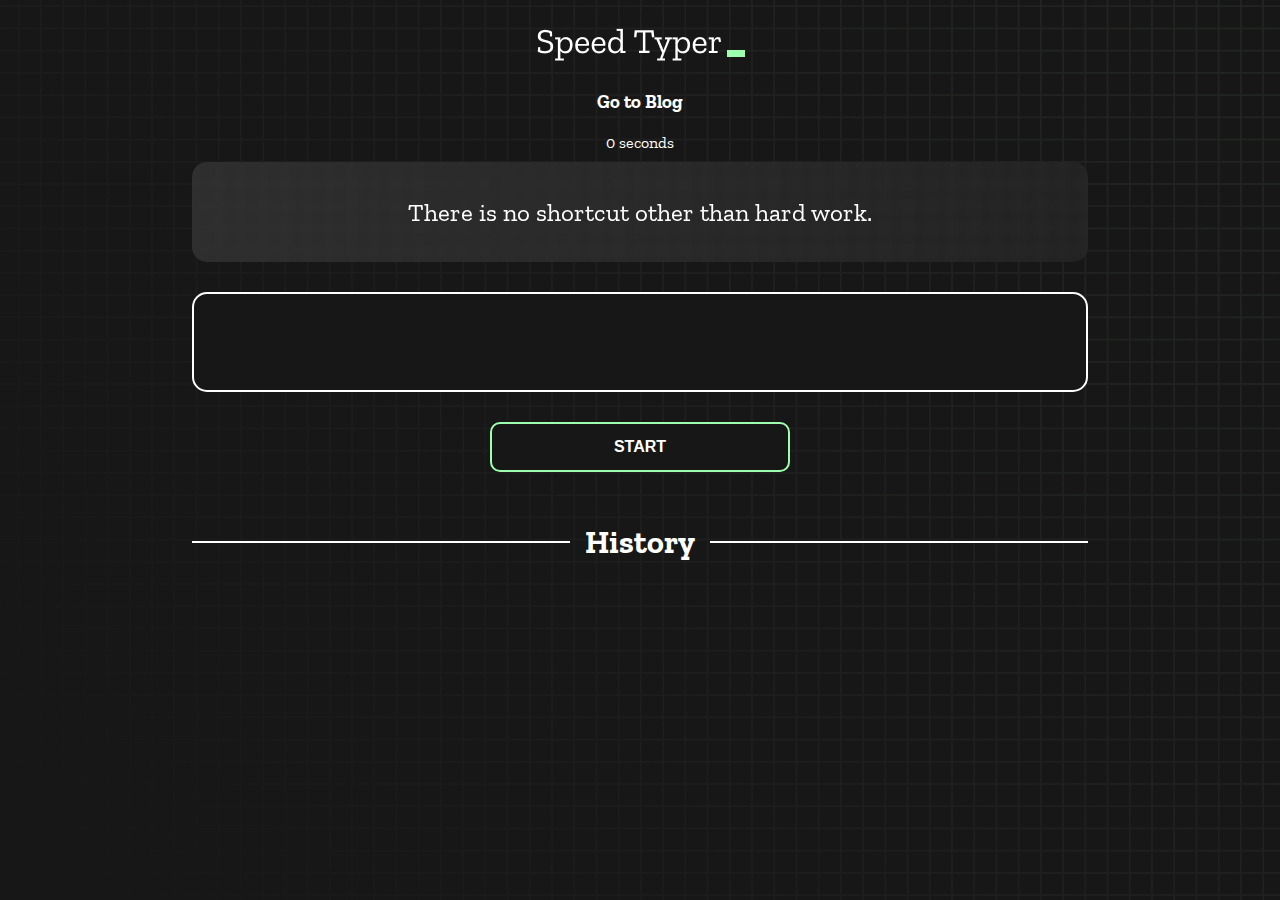
<file: index.html>
<!DOCTYPE html>
<html lang="en">

<head>
  <meta charset="UTF-8" />
  <meta http-equiv="X-UA-Compatible" content="IE=edge" />
  <meta name="viewport" content="width=device-width, initial-scale=1.0" />
  <title>Speed Monster</title>
  <link rel="stylesheet" href="styles.css" />
  <link rel="preconnect" href="https://fonts.googleapis.com" />
  <link rel="preconnect" href="https://fonts.gstatic.com" crossorigin />
  <link href="https://fonts.googleapis.com/css2?family=Zilla+Slab:wght@300;400;500&display=swap" rel="stylesheet" />
</head>

<body>
  <h1 class="title"><img src="./logo.png" /></h1>
  <h3 class="second-title"><a href="blog.html">Go to Blog</a></h3>
  <div id="show-time">0 seconds</div>

  <div class="box-container">
    <div id="question"></div>

    <div id="display" class="inactive"></div>

    <div class="buttons">
      <button id="start">START</button>
    </div>

    <div class="divider-container">
      <div class="line"></div>
      <h1 class="title2">History</h1>
      <div class="line"></div>
    </div>
    <div id="histories"></div>
  </div>

  <div id="countdown"></div>
  <div id="modal-background" class="hidden"></div>
  <div id="result" class="hidden"></div>

  <script src="./history.js"></script>
  <script src="./script.js"></script>
</body>

</html>
</file>
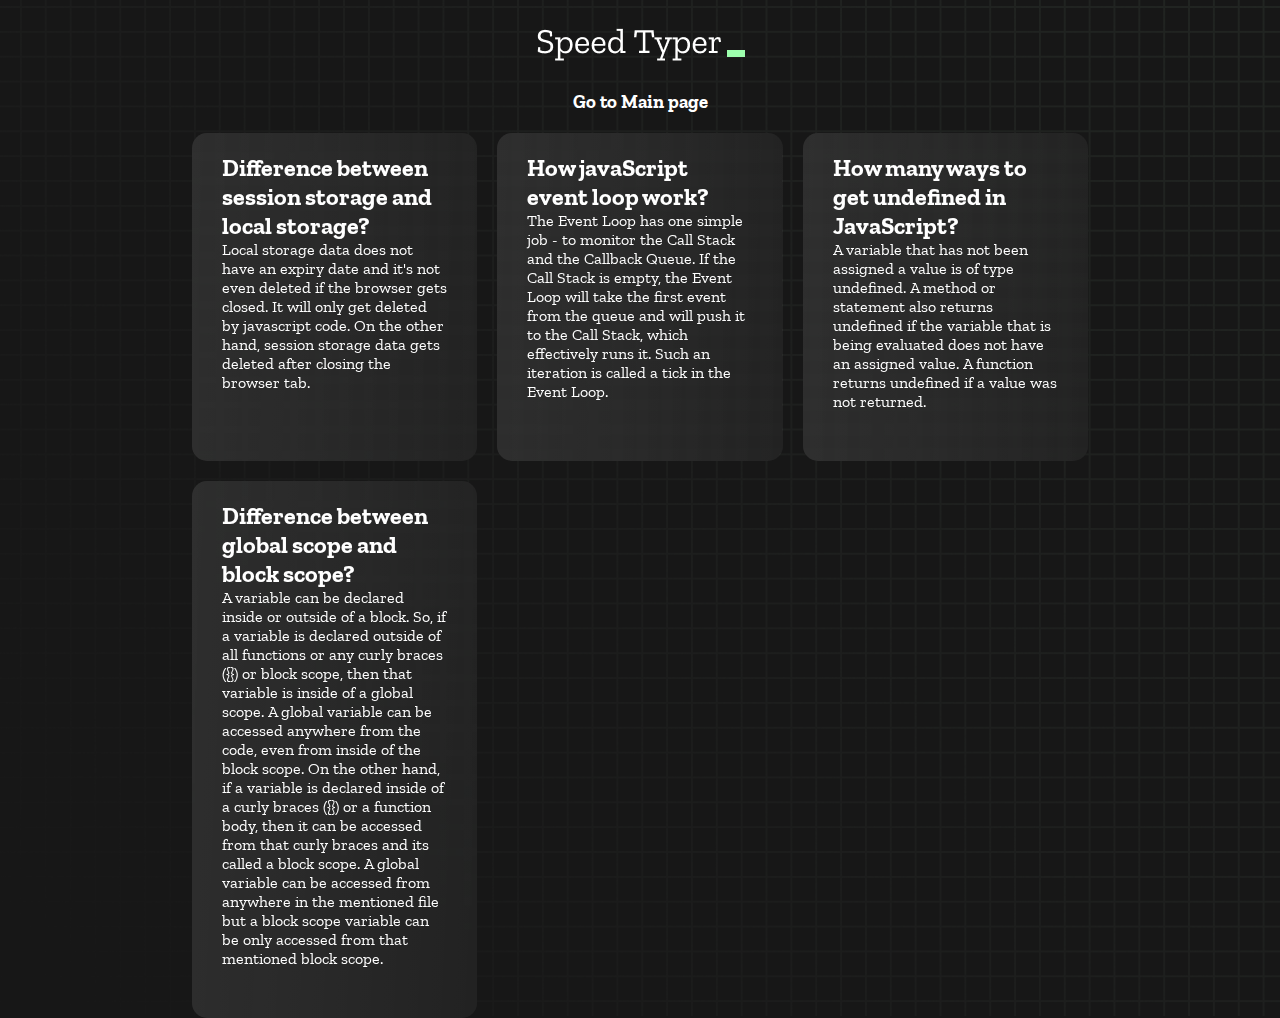
<file: blog.html>
<!DOCTYPE html>
<html lang="en">

<head>
    <meta charset="UTF-8" />
    <meta http-equiv="X-UA-Compatible" content="IE=edge" />
    <meta name="viewport" content="width=device-width, initial-scale=1.0" />
    <title>Blog - Speed Monster</title>
    <link rel="stylesheet" href="styles.css" />
    <link rel="preconnect" href="https://fonts.googleapis.com" />
    <link rel="preconnect" href="https://fonts.gstatic.com" crossorigin />
    <link href="https://fonts.googleapis.com/css2?family=Zilla+Slab:wght@300;400;500&display=swap" rel="stylesheet" />
</head>

<body>
    <h1 class="title"><img src="./logo.png" /></h1>
    <h3 class="second-title"><a href="index.html">Go to Main page</a></h3>

    <div class="box-container">
        <div id="blogs"></div>
    </div>

    <script src="./blog.js"></script>
</body>

</html>
</file>
<file: styles.css>
* {
  padding: 0;
  margin: 0;
  box-sizing: border-box;
}

body {
  background-image: url("./bg.png");
  background-size: cover;
  background-position: left top;
  font-family: "Zilla Slab", serif;
}

.box-container {
  width: 70%;
  margin: 0 auto;
}

#question {
  height: 100px;
  display: flex;
  align-items: center;
  justify-content: center;
  color: white;
  font-size: 25px;
  border-radius: 15px;
  background: rgb(255, 255, 255);
  background: linear-gradient(92.49deg,
      rgba(255, 255, 255, 0.1) 0.18%,
      rgba(255, 255, 255, 0.05) 99.85%);
  backdrop-filter: blur(5px);
  margin-bottom: 30px;
}

#display {
  height: 100px;
  display: flex;
  flex-wrap: wrap;
  align-items: center;
  padding-left: 5rem;
  color: white;
  font-size: 32px;
  background-color: #171717;
  border: 2px solid #9dffad;
  border-radius: 15px;
}

#countdown {
  position: fixed;
  height: 100vh;
  width: 100vw;
  background-color: rgba(0, 0, 0, 0.8);
  top: 0;
  left: 0;
  display: flex;
  align-items: center;
  justify-content: center;
  font-size: 3rem;
  color: white;
  display: none;
}

#result {
  position: absolute;
  top: 50%;
  left: 50%;
  transform: translate(-50%, -50%);
  height: 250px;
  width: 400px;
  background-color: #171717;
  border-radius: 15px;
  border: 2px solid #9dffad;
  color: white;
  text-align: center;
  padding: 2rem;
}

#show-time {
  text-align: center;
  color: white;
  margin: 10px 0;
}

.green {
  color: #9dffad;
}

.red {
  color: #eb6565;
}

.bold {
  font-weight: 700;
}

.inactive {
  border: 2px solid white !important;
}

.hidden {
  display: none;
}

.title {
  text-align: center;
  color: white;
  margin: 20px 0;
}

.second-title {
  text-align: center;
  margin: 20px 0;
}

.second-title a {
  color: white;
  text-decoration: none;
}

.divider-container {
  height: 80px;
  display: flex;
  justify-content: center;
  align-items: center;
  gap: 15px;
  margin: 0 auto;
}

.line {
  height: 2px;
  background: white;
  width: 100%;
}

.title2 {
  color: white;
  display: block;
}

.buttons {
  display: flex;
  justify-content: center;
  margin: 30px 0;
}

button {
  padding: 10px 20px;
  border: none;
  font-size: 16px;
  font-weight: bold;
  width: 300px;
  height: 50px;
  color: white;
  background-color: #171717;
  border-radius: 10px;
  border: 2px solid #9dffad;
  cursor: pointer;
}

#histories,
#blogs {
  display: grid;
  grid-template-columns: repeat(3, 1fr);
  gap: 20px;
}

.card {
  width: 100%;
  height: 100%;
  padding: 50px;
  display: flex;
  justify-content: space-between;
  align-items: center;
  padding: 20px 30px;
  color: white;
  border-radius: 15px;
  background: rgb(255, 255, 255);
  background: linear-gradient(92.49deg,
      rgba(255, 255, 255, 0.1) 0.18%,
      rgba(255, 255, 255, 0.05) 99.85%);
  backdrop-filter: blur(5px);
  margin-bottom: 30px;
}

.blog-card {
  width: 100%;
  height: 100%;
  padding: 50px;
  display: flex;
  flex-direction: column;
  align-items: center;
  padding: 20px 30px;
  color: white;
  border-radius: 15px;
  background: rgb(255, 255, 255);
  background: linear-gradient(92.49deg,
      rgba(255, 255, 255, 0.1) 0.18%,
      rgba(255, 255, 255, 0.05) 99.85%);
  backdrop-filter: blur(5px);
  margin-bottom: 30px;
}

#modal-background {
  background: rgb(255, 255, 255);
  background: linear-gradient(92.49deg,
      rgba(255, 255, 255, 0.1) 0.18%,
      rgba(255, 255, 255, 0.05) 99.85%);
  backdrop-filter: blur(5px);
  height: 100vh;
  width: 100%;
  position: fixed;
  top: 0;
}

@media only screen and (max-width: 700px) {
  .box-container {
    padding: 0 20px;
    width: 100%;
  }

  .card {
    flex-direction: column;
  }

  #histories,
  #blogs {
    display: flex;
    flex-wrap: wrap;
    justify-content: space-around;
  }
}

@media only screen and (max-width: 1213px) and (min-width: 700px) {

  #histories,
  #blogs {
    display: grid;
    grid-template-columns: repeat(2, 1fr);
    gap: 20px;
  }
}
</file>
